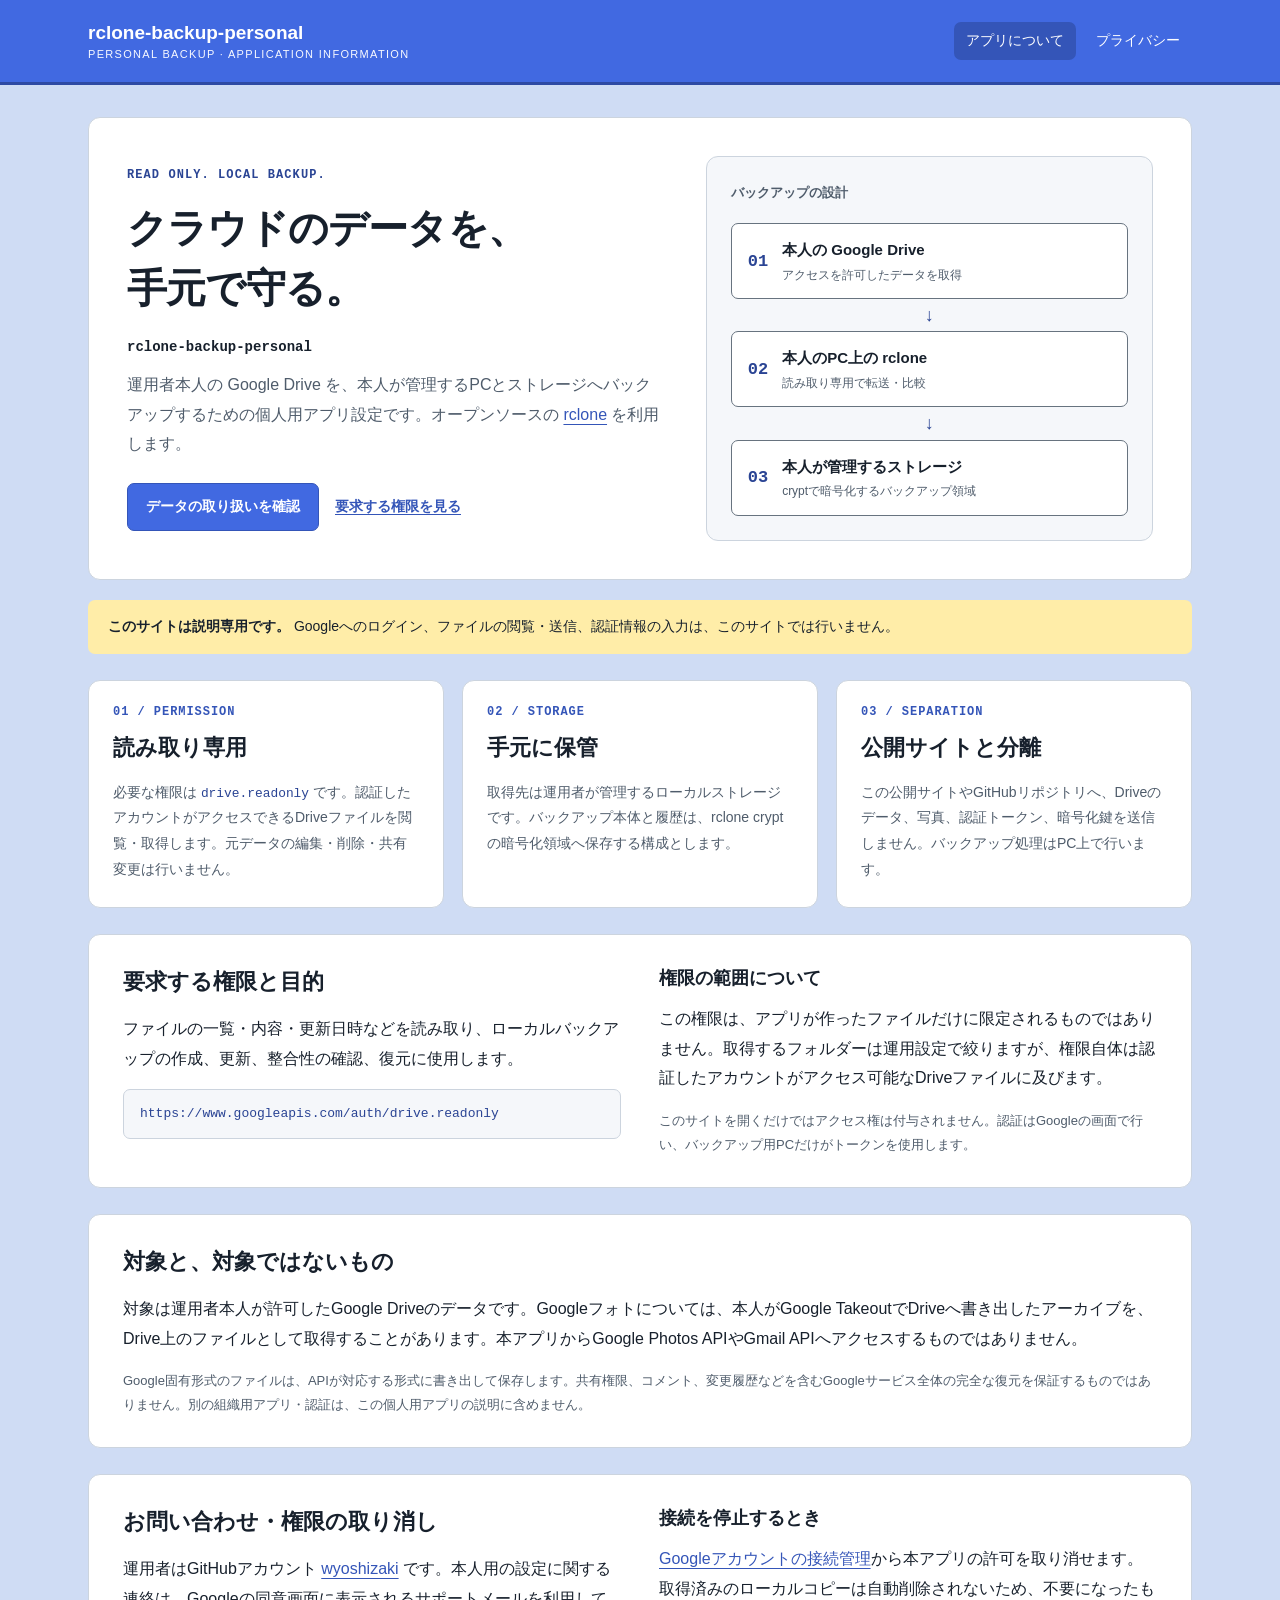
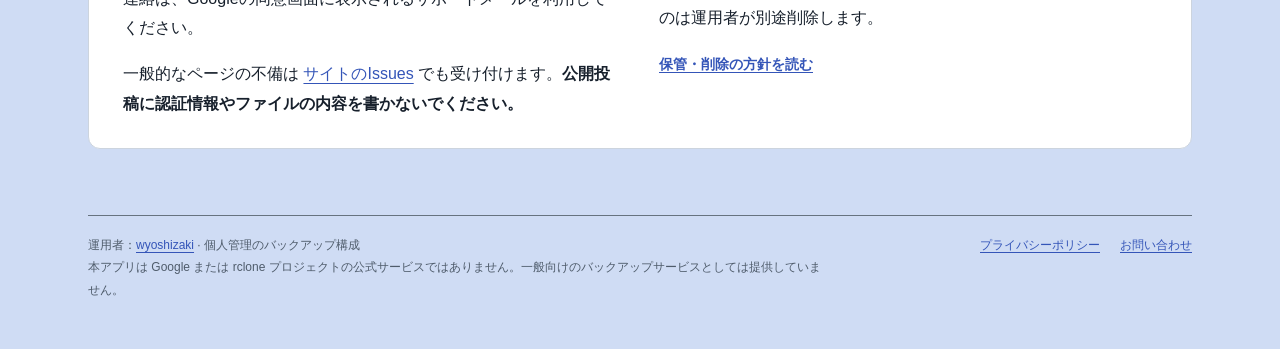
<file: index.html>
<!doctype html>
<html lang="ja">
<head>
<meta charset="utf-8">
<meta name="viewport" content="width=device-width,initial-scale=1">
<meta http-equiv="Content-Security-Policy" content="default-src 'self'; script-src 'none'; style-src 'self'; img-src 'self' data:; font-src 'self'; connect-src 'none'; object-src 'none'; base-uri 'none'; form-action 'none'; frame-src 'none'">
<meta name="referrer" content="no-referrer">
<meta name="description" content="rcloneを利用した個人用Google Driveバックアップの目的、読み取り専用の権限、データの取り扱いを説明します。">
<title>rclone-backup-personal | 個人用バックアップ</title>
<link rel="icon" href="data:,">
<link rel="stylesheet" href="assets/tokens.css">
<link rel="stylesheet" href="assets/site.css">
</head>
<body>
<a class="skip" href="#main">本文へ移動</a>
<header class="header"><div class="header-inner">
<a class="brand" href="index.html">rclone-backup-personal<small>PERSONAL BACKUP · APPLICATION INFORMATION</small></a>
<nav aria-label="メインナビゲーション"><a href="index.html" aria-current="page">アプリについて</a><a href="privacy.html" >プライバシー</a></nav>
</div></header>
<main id="main" class="shell">
<section class="hero panel" aria-labelledby="hero-title">
<div>
<p class="kicker">READ ONLY. LOCAL BACKUP.</p>
<h1 id="hero-title">クラウドのデータを、<br>手元で守る。</h1>
<p class="app-name">rclone-backup-personal</p>
<p class="lead">運用者本人の Google Drive を、本人が管理するPCとストレージへバックアップするための個人用アプリ設定です。オープンソースの <a href="https://rclone.org/">rclone</a> を利用します。</p>
<div class="actions"><a class="button" href="privacy.html">データの取り扱いを確認</a><a class="link" href="#permissions">要求する権限を見る</a></div>
</div>
<figure class="flow">
<figcaption>バックアップの設計</figcaption>
<div class="flow-step"><span class="step-no" aria-hidden="true">01</span><div><b>本人の Google Drive</b><small>アクセスを許可したデータを取得</small></div></div>
<div class="arrow" aria-hidden="true">↓</div>
<div class="flow-step"><span class="step-no" aria-hidden="true">02</span><div><b>本人のPC上の rclone</b><small>読み取り専用で転送・比較</small></div></div>
<div class="arrow" aria-hidden="true">↓</div>
<div class="flow-step"><span class="step-no" aria-hidden="true">03</span><div><b>本人が管理するストレージ</b><small>cryptで暗号化するバックアップ領域</small></div></div>
</figure>
</section>
<p class="notice"><strong>このサイトは説明専用です。</strong> Googleへのログイン、ファイルの閲覧・送信、認証情報の入力は、このサイトでは行いません。</p>
<div class="cards">
<section class="card panel"><span class="no">01 / PERMISSION</span><h2>読み取り専用</h2><p>必要な権限は <code>drive.readonly</code> です。認証したアカウントがアクセスできるDriveファイルを閲覧・取得します。元データの編集・削除・共有変更は行いません。</p></section>
<section class="card panel"><span class="no">02 / STORAGE</span><h2>手元に保管</h2><p>取得先は運用者が管理するローカルストレージです。バックアップ本体と履歴は、rclone cryptの暗号化領域へ保存する構成とします。</p></section>
<section class="card panel"><span class="no">03 / SEPARATION</span><h2>公開サイトと分離</h2><p>この公開サイトやGitHubリポジトリへ、Driveのデータ、写真、認証トークン、暗号化鍵を送信しません。バックアップ処理はPC上で行います。</p></section>
</div>
<section id="permissions" class="details panel" aria-labelledby="permission-title"><div class="details-grid">
<div><h2 id="permission-title">要求する権限と目的</h2><p>ファイルの一覧・内容・更新日時などを読み取り、ローカルバックアップの作成、更新、整合性の確認、復元に使用します。</p><code class="code-block">https://www.googleapis.com/auth/drive.readonly</code></div>
<div><h3>権限の範囲について</h3><p>この権限は、アプリが作ったファイルだけに限定されるものではありません。取得するフォルダーは運用設定で絞りますが、権限自体は認証したアカウントがアクセス可能なDriveファイルに及びます。</p><p class="small">このサイトを開くだけではアクセス権は付与されません。認証はGoogleの画面で行い、バックアップ用PCだけがトークンを使用します。</p></div>
</div></section>
<section class="details panel" aria-labelledby="scope-title"><h2 id="scope-title">対象と、対象ではないもの</h2><p>対象は運用者本人が許可したGoogle Driveのデータです。Googleフォトについては、本人がGoogle TakeoutでDriveへ書き出したアーカイブを、Drive上のファイルとして取得することがあります。本アプリからGoogle Photos APIやGmail APIへアクセスするものではありません。</p><p class="small">Google固有形式のファイルは、APIが対応する形式に書き出して保存します。共有権限、コメント、変更履歴などを含むGoogleサービス全体の完全な復元を保証するものではありません。別の組織用アプリ・認証は、この個人用アプリの説明に含めません。</p></section>
<section id="contact" class="details panel" aria-labelledby="contact-title"><div class="details-grid"><div><h2 id="contact-title">お問い合わせ・権限の取り消し</h2><p>運用者はGitHubアカウント <a href="https://github.com/wyoshizaki">wyoshizaki</a> です。本人用の設定に関する連絡は、Googleの同意画面に表示されるサポートメールを利用してください。</p><p>一般的なページの不備は <a href="https://github.com/wyoshizaki/rclone-backup-personal/issues">サイトのIssues</a> でも受け付けます。<strong>公開投稿に認証情報やファイルの内容を書かないでください。</strong></p></div><div><h3>接続を停止するとき</h3><p><a href="https://myaccount.google.com/connections">Googleアカウントの接続管理</a>から本アプリの許可を取り消せます。取得済みのローカルコピーは自動削除されないため、不要になったものは運用者が別途削除します。</p><a class="link" href="privacy.html#retention">保管・削除の方針を読む</a></div></div></section>
</main>
<footer class="footer"><div class="footer-inner"><p>運用者：<a href="https://github.com/wyoshizaki">wyoshizaki</a> · 個人管理のバックアップ構成<br>本アプリは Google または rclone プロジェクトの公式サービスではありません。一般向けのバックアップサービスとしては提供していません。</p><nav aria-label="フッターナビゲーション"><a href="privacy.html">プライバシーポリシー</a><a href="index.html#contact">お問い合わせ</a></nav></div></footer>
</body></html>
</file>
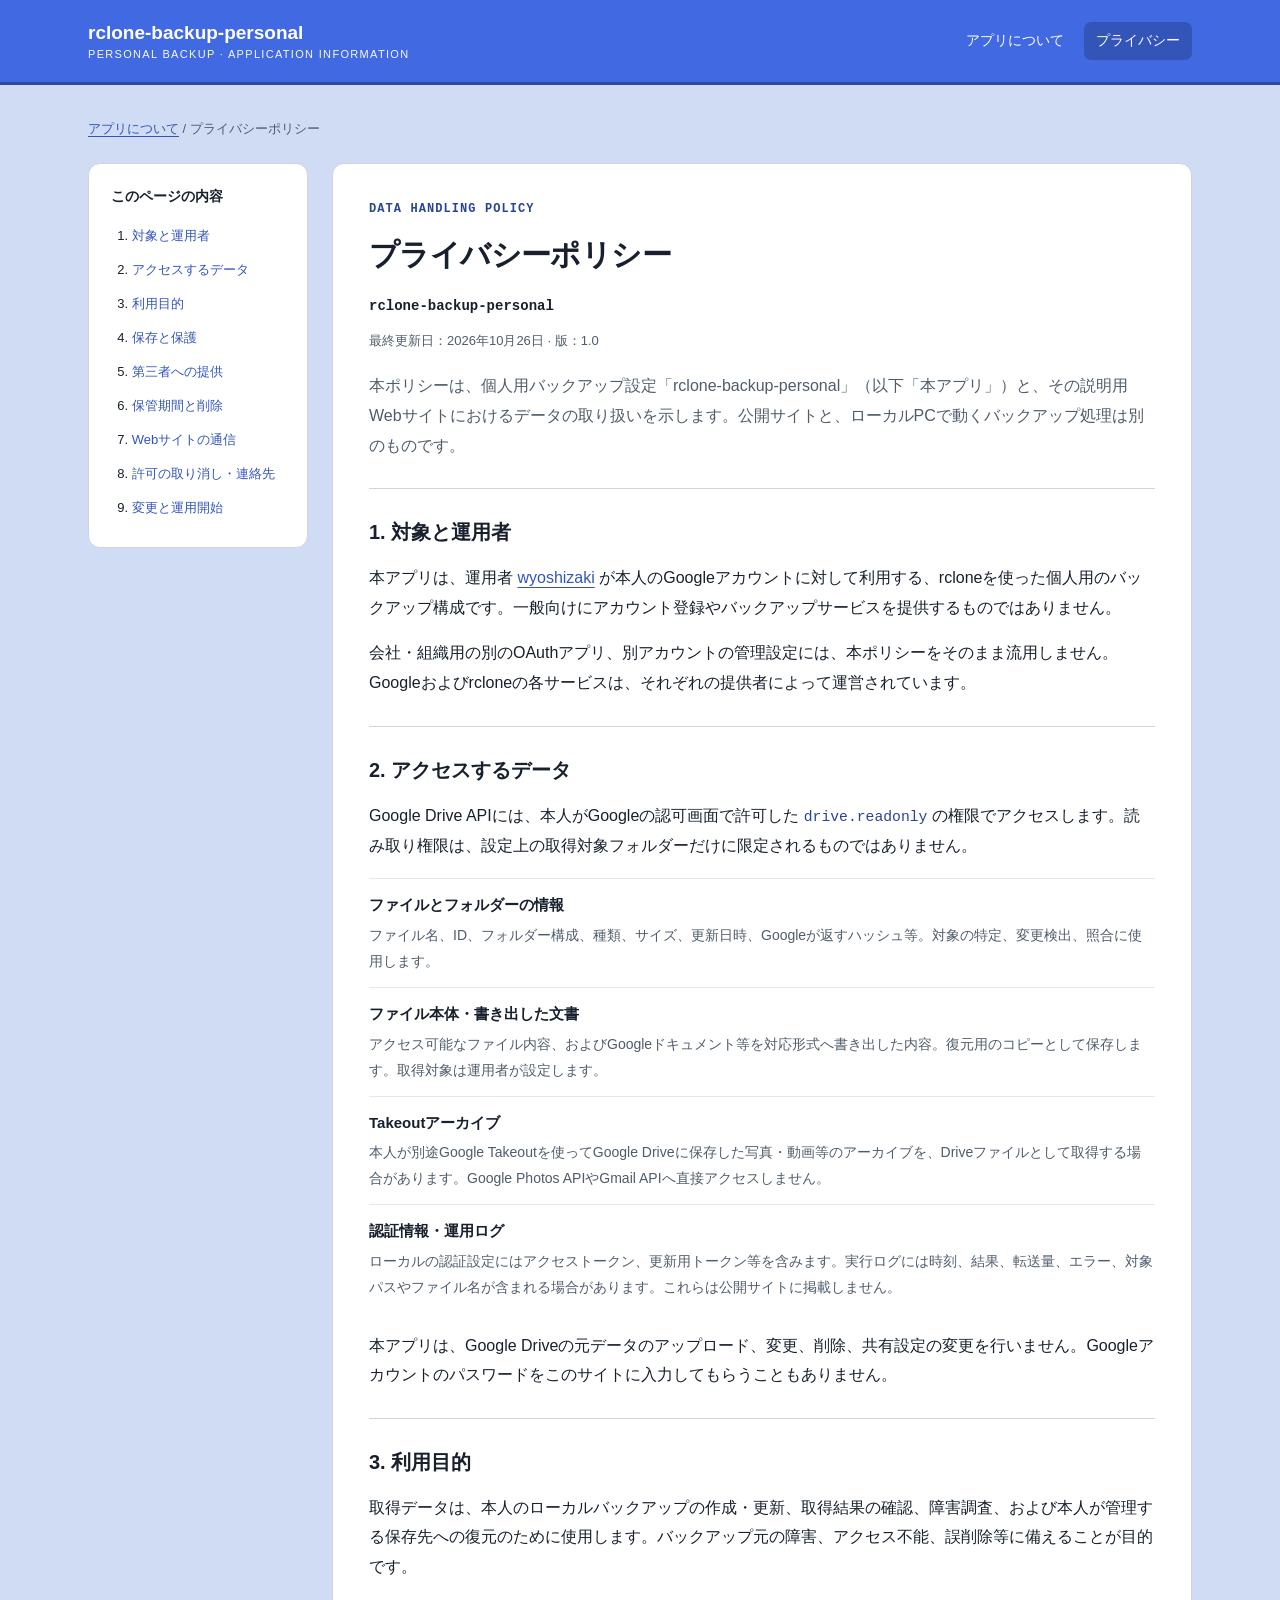
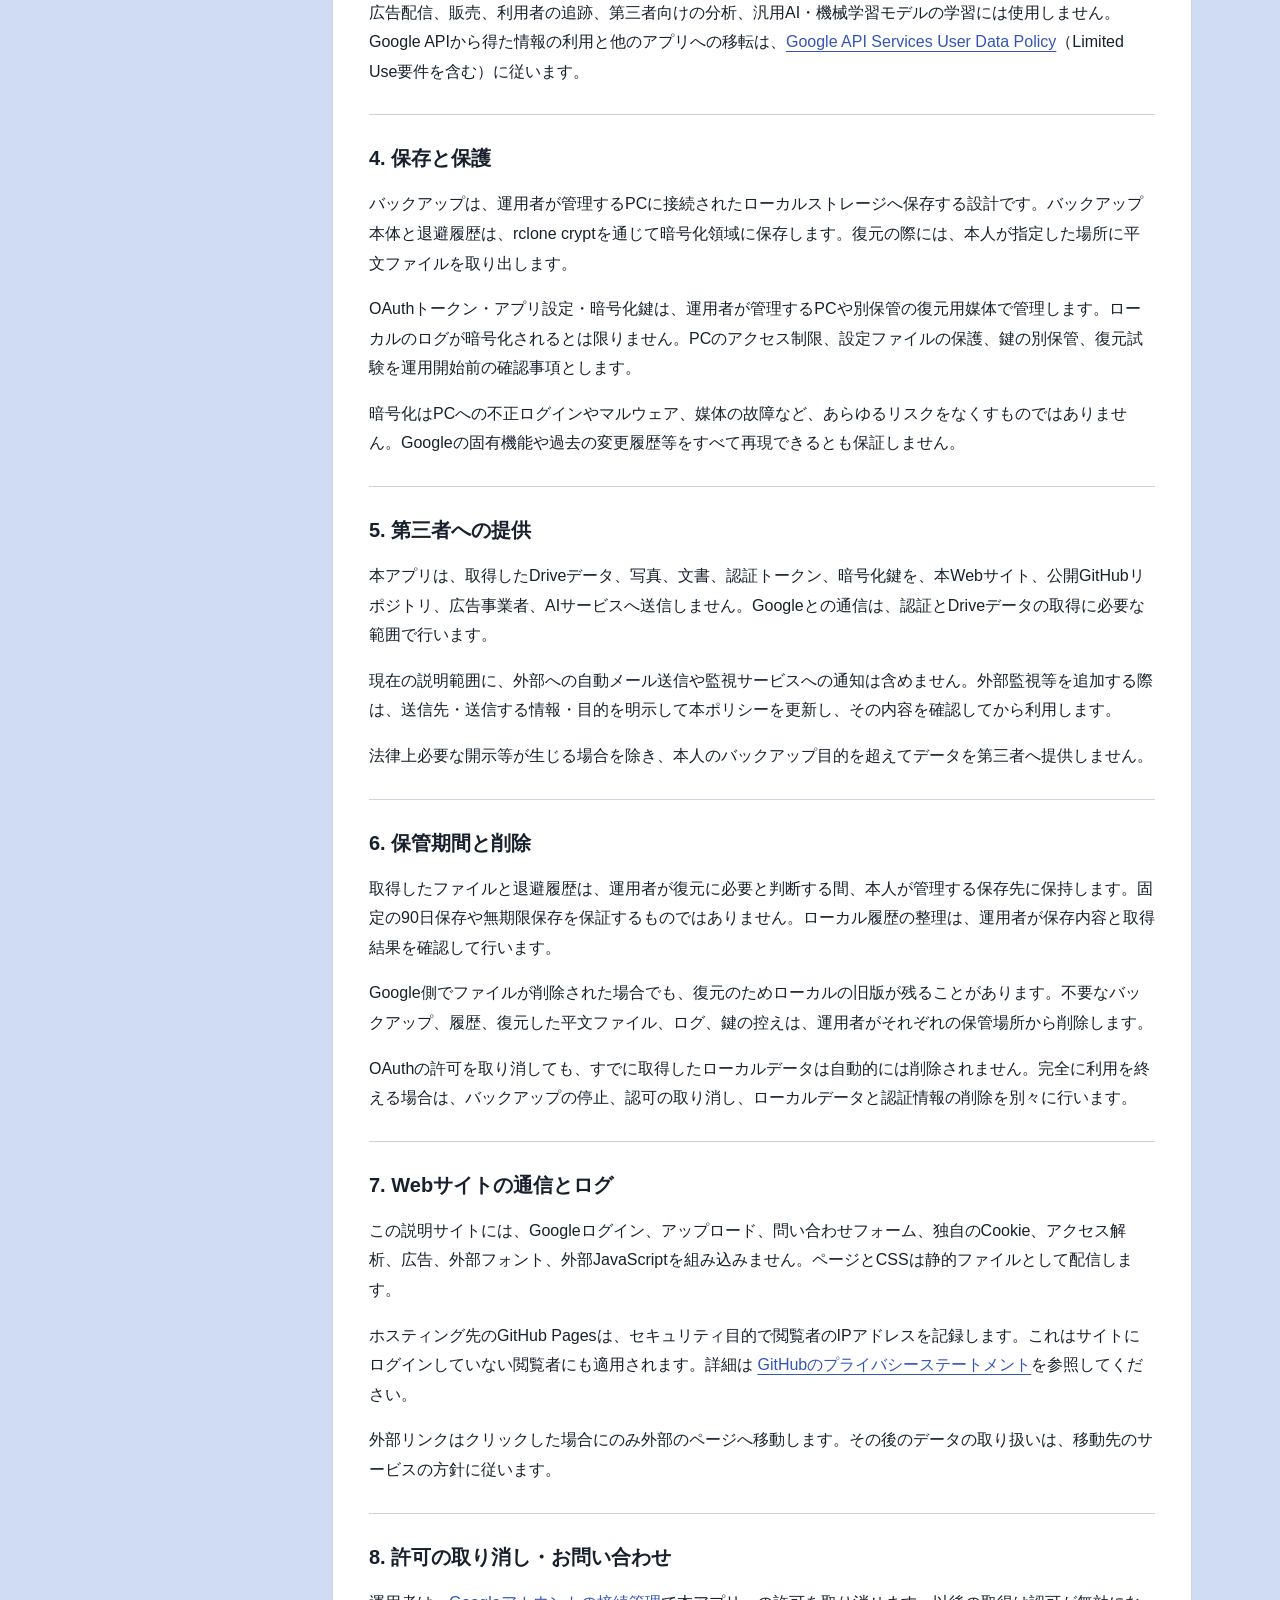
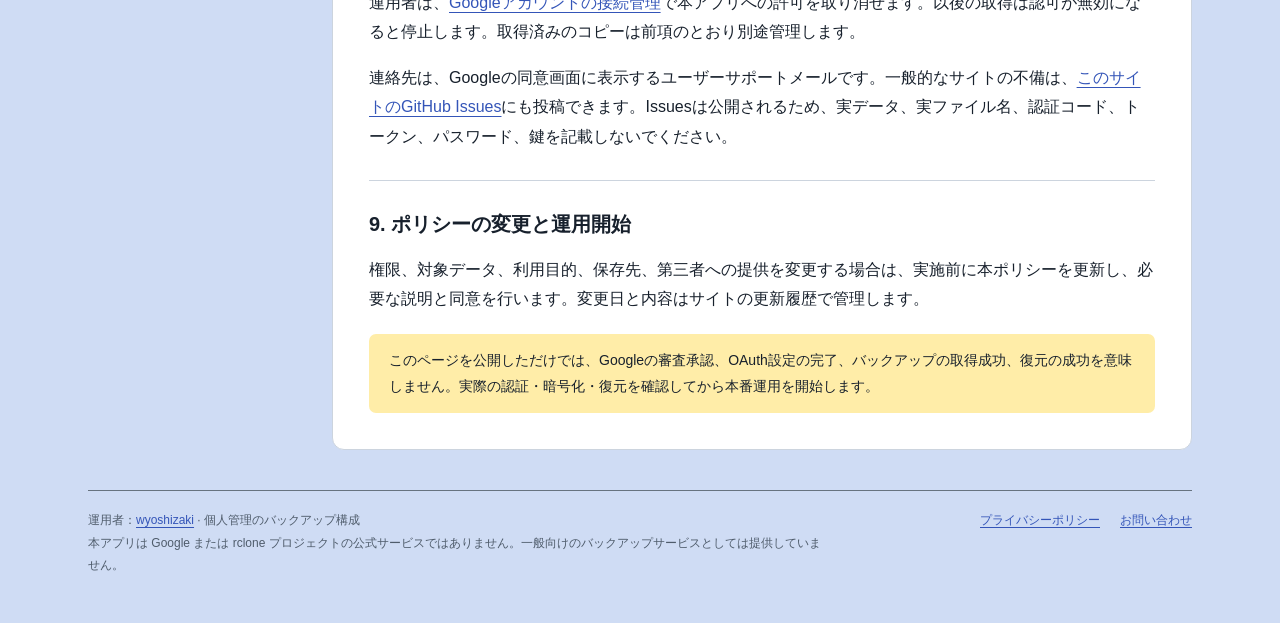
<file: privacy.html>
<!doctype html>
<html lang="ja">
<head>
<meta charset="utf-8">
<meta name="viewport" content="width=device-width,initial-scale=1">
<meta http-equiv="Content-Security-Policy" content="default-src 'self'; script-src 'none'; style-src 'self'; img-src 'self' data:; font-src 'self'; connect-src 'none'; object-src 'none'; base-uri 'none'; form-action 'none'; frame-src 'none'">
<meta name="referrer" content="no-referrer">
<meta name="description" content="rclone-backup-personalがアクセスするデータ、利用目的、保存、第三者提供、削除、Google権限の取り消しについて説明します。">
<title>プライバシーポリシー | rclone-backup-personal</title>
<link rel="icon" href="data:,">
<link rel="stylesheet" href="assets/tokens.css">
<link rel="stylesheet" href="assets/site.css">
</head>
<body>
<a class="skip" href="#main">本文へ移動</a>
<header class="header"><div class="header-inner">
<a class="brand" href="index.html">rclone-backup-personal<small>PERSONAL BACKUP · APPLICATION INFORMATION</small></a>
<nav aria-label="メインナビゲーション"><a href="index.html" >アプリについて</a><a href="privacy.html" aria-current="page">プライバシー</a></nav>
</div></header>
<main id="main" class="shell">
<p class="crumb"><a href="index.html">アプリについて</a> / プライバシーポリシー</p>
<div class="policy-layout">
<aside class="toc panel" aria-label="目次"><h2>このページの内容</h2><ol><li><a href="#about">対象と運用者</a></li><li><a href="#access">アクセスするデータ</a></li><li><a href="#purpose">利用目的</a></li><li><a href="#storage">保存と保護</a></li><li><a href="#sharing">第三者への提供</a></li><li><a href="#retention">保管期間と削除</a></li><li><a href="#website">Webサイトの通信</a></li><li><a href="#rights">許可の取り消し・連絡先</a></li><li><a href="#changes">変更と運用開始</a></li></ol></aside>
<article class="document panel">
<p class="kicker">DATA HANDLING POLICY</p>
<h1>プライバシーポリシー</h1>
<p class="app-name">rclone-backup-personal</p>
<p class="small">最終更新日：2026年10月26日 · 版：1.0</p>
<p class="intro">本ポリシーは、個人用バックアップ設定「rclone-backup-personal」（以下「本アプリ」）と、その説明用Webサイトにおけるデータの取り扱いを示します。公開サイトと、ローカルPCで動くバックアップ処理は別のものです。</p>
<section id="about"><h2>1. 対象と運用者</h2><p>本アプリは、運用者 <a href="https://github.com/wyoshizaki">wyoshizaki</a> が本人のGoogleアカウントに対して利用する、rcloneを使った個人用のバックアップ構成です。一般向けにアカウント登録やバックアップサービスを提供するものではありません。</p><p>会社・組織用の別のOAuthアプリ、別アカウントの管理設定には、本ポリシーをそのまま流用しません。Googleおよびrcloneの各サービスは、それぞれの提供者によって運営されています。</p></section>
<section id="access"><h2>2. アクセスするデータ</h2><p>Google Drive APIには、本人がGoogleの認可画面で許可した <code>drive.readonly</code> の権限でアクセスします。読み取り権限は、設定上の取得対象フォルダーだけに限定されるものではありません。</p>
<dl class="data-list">
<div><dt>ファイルとフォルダーの情報</dt><dd>ファイル名、ID、フォルダー構成、種類、サイズ、更新日時、Googleが返すハッシュ等。対象の特定、変更検出、照合に使用します。</dd></div>
<div><dt>ファイル本体・書き出した文書</dt><dd>アクセス可能なファイル内容、およびGoogleドキュメント等を対応形式へ書き出した内容。復元用のコピーとして保存します。取得対象は運用者が設定します。</dd></div>
<div><dt>Takeoutアーカイブ</dt><dd>本人が別途Google Takeoutを使ってGoogle Driveに保存した写真・動画等のアーカイブを、Driveファイルとして取得する場合があります。Google Photos APIやGmail APIへ直接アクセスしません。</dd></div>
<div><dt>認証情報・運用ログ</dt><dd>ローカルの認証設定にはアクセストークン、更新用トークン等を含みます。実行ログには時刻、結果、転送量、エラー、対象パスやファイル名が含まれる場合があります。これらは公開サイトに掲載しません。</dd></div>
</dl><p>本アプリは、Google Driveの元データのアップロード、変更、削除、共有設定の変更を行いません。Googleアカウントのパスワードをこのサイトに入力してもらうこともありません。</p></section>
<section id="purpose"><h2>3. 利用目的</h2><p>取得データは、本人のローカルバックアップの作成・更新、取得結果の確認、障害調査、および本人が管理する保存先への復元のために使用します。バックアップ元の障害、アクセス不能、誤削除等に備えることが目的です。</p><p>広告配信、販売、利用者の追跡、第三者向けの分析、汎用AI・機械学習モデルの学習には使用しません。Google APIから得た情報の利用と他のアプリへの移転は、<a href="https://developers.google.com/terms/api-services-user-data-policy">Google API Services User Data Policy</a>（Limited Use要件を含む）に従います。</p></section>
<section id="storage"><h2>4. 保存と保護</h2><p>バックアップは、運用者が管理するPCに接続されたローカルストレージへ保存する設計です。バックアップ本体と退避履歴は、rclone cryptを通じて暗号化領域に保存します。復元の際には、本人が指定した場所に平文ファイルを取り出します。</p><p>OAuthトークン・アプリ設定・暗号化鍵は、運用者が管理するPCや別保管の復元用媒体で管理します。ローカルのログが暗号化されるとは限りません。PCのアクセス制限、設定ファイルの保護、鍵の別保管、復元試験を運用開始前の確認事項とします。</p><p>暗号化はPCへの不正ログインやマルウェア、媒体の故障など、あらゆるリスクをなくすものではありません。Googleの固有機能や過去の変更履歴等をすべて再現できるとも保証しません。</p></section>
<section id="sharing"><h2>5. 第三者への提供</h2><p>本アプリは、取得したDriveデータ、写真、文書、認証トークン、暗号化鍵を、本Webサイト、公開GitHubリポジトリ、広告事業者、AIサービスへ送信しません。Googleとの通信は、認証とDriveデータの取得に必要な範囲で行います。</p><p>現在の説明範囲に、外部への自動メール送信や監視サービスへの通知は含めません。外部監視等を追加する際は、送信先・送信する情報・目的を明示して本ポリシーを更新し、その内容を確認してから利用します。</p><p>法律上必要な開示等が生じる場合を除き、本人のバックアップ目的を超えてデータを第三者へ提供しません。</p></section>
<section id="retention"><h2>6. 保管期間と削除</h2><p>取得したファイルと退避履歴は、運用者が復元に必要と判断する間、本人が管理する保存先に保持します。固定の90日保存や無期限保存を保証するものではありません。ローカル履歴の整理は、運用者が保存内容と取得結果を確認して行います。</p><p>Google側でファイルが削除された場合でも、復元のためローカルの旧版が残ることがあります。不要なバックアップ、履歴、復元した平文ファイル、ログ、鍵の控えは、運用者がそれぞれの保管場所から削除します。</p><p>OAuthの許可を取り消しても、すでに取得したローカルデータは自動的には削除されません。完全に利用を終える場合は、バックアップの停止、認可の取り消し、ローカルデータと認証情報の削除を別々に行います。</p></section>
<section id="website"><h2>7. Webサイトの通信とログ</h2><p>この説明サイトには、Googleログイン、アップロード、問い合わせフォーム、独自のCookie、アクセス解析、広告、外部フォント、外部JavaScriptを組み込みません。ページとCSSは静的ファイルとして配信します。</p><p>ホスティング先のGitHub Pagesは、セキュリティ目的で閲覧者のIPアドレスを記録します。これはサイトにログインしていない閲覧者にも適用されます。詳細は <a href="https://docs.github.com/en/site-policy/privacy-policies/github-general-privacy-statement">GitHubのプライバシーステートメント</a>を参照してください。</p><p>外部リンクはクリックした場合にのみ外部のページへ移動します。その後のデータの取り扱いは、移動先のサービスの方針に従います。</p></section>
<section id="rights"><h2>8. 許可の取り消し・お問い合わせ</h2><p>運用者は、<a href="https://myaccount.google.com/connections">Googleアカウントの接続管理</a>で本アプリへの許可を取り消せます。以後の取得は認可が無効になると停止します。取得済みのコピーは前項のとおり別途管理します。</p><p>連絡先は、Googleの同意画面に表示するユーザーサポートメールです。一般的なサイトの不備は、<a href="https://github.com/wyoshizaki/rclone-backup-personal/issues">このサイトのGitHub Issues</a>にも投稿できます。Issuesは公開されるため、実データ、実ファイル名、認証コード、トークン、パスワード、鍵を記載しないでください。</p></section>
<section id="changes"><h2>9. ポリシーの変更と運用開始</h2><p>権限、対象データ、利用目的、保存先、第三者への提供を変更する場合は、実施前に本ポリシーを更新し、必要な説明と同意を行います。変更日と内容はサイトの更新履歴で管理します。</p><p class="notice">このページを公開しただけでは、Googleの審査承認、OAuth設定の完了、バックアップの取得成功、復元の成功を意味しません。実際の認証・暗号化・復元を確認してから本番運用を開始します。</p></section>
</article></div></main>
<footer class="footer"><div class="footer-inner"><p>運用者：<a href="https://github.com/wyoshizaki">wyoshizaki</a> · 個人管理のバックアップ構成<br>本アプリは Google または rclone プロジェクトの公式サービスではありません。一般向けのバックアップサービスとしては提供していません。</p><nav aria-label="フッターナビゲーション"><a href="privacy.html">プライバシーポリシー</a><a href="index.html#contact">お問い合わせ</a></nav></div></footer>
</body></html>
</file>
<file: assets/tokens.css>
/* Palette and principles adapted from wyoshizaki/vsido-design.
   Reference commit: 9719317dcbb70ca43b8acc1b1173556a730cdb21.
   This is an independently written subset, not the original stylesheet.
   Keep all color literals in this file. No bundled or remote fonts. */
:root {
  --bg: #cfdcf4;
  --panel: #ffffff;
  --fg: #17202c;
  --mut: #4f5c6b;
  --header-bg: #4169e1;
  --header-fg: #ffffff;
  --header-label: #f7f9ff;
  --header-rule: #2e4aa3;
  --header-hover: #3455b8;
  --accent: #4169e1;
  --accent-dark: #3455b8;
  --btn-fg: #ffffff;
  --btn-hover: #3a5ecb;
  --code: #2a4494;
  --sunken: #f5f7fa;
  --line: #ccd4de;
  --line-soft: #e4e9ef;
  --graphic-line: #67737f;
  --row-accent: #ffeda8;
  --warn: #7d6600;
  --danger: #d71345;
  --focus: #17202c;
  --transparent: transparent;
  --radius: 12px;
  --radius-sm: 7px;
  --font: 'Segoe UI', Meiryo, 'Noto Sans CJK JP', sans-serif;
  --font-mono: Consolas, 'SFMono-Regular', monospace;
}
</file>
<file: assets/site.css>
* { box-sizing: border-box; }
html { font-size: 16px; scroll-padding-top: 1rem; }
body { margin: 0; background: var(--bg); color: var(--fg); font-family: var(--font); line-height: 1.85; overflow-wrap: anywhere; }
a { color: var(--accent-dark); text-underline-offset: .22em; }
a:hover { text-decoration-thickness: .13em; }
:focus-visible { outline: 3px solid var(--focus); outline-offset: 4px; }
.skip { position: absolute; left: 1rem; top: -6rem; z-index: 10; background: var(--panel); padding: .6rem 1rem; border-radius: var(--radius-sm); }
.skip:focus { top: 1rem; }
.header { background: var(--header-bg); color: var(--header-fg); border-bottom: 3px solid var(--header-rule); }
.header-inner { max-width: 1160px; margin: auto; padding: 20px 28px; display: flex; align-items: center; gap: 28px; justify-content: space-between; }
.brand { color: var(--header-fg); text-decoration: none; font-size: 19px; font-weight: 700; line-height: 1.4; }
.brand small { display: block; font-size: 11px; letter-spacing: .12em; font-weight: 400; color: var(--header-label); }
.header nav { display: flex; flex-wrap: wrap; gap: 8px; }
.header nav a { color: var(--header-fg); text-decoration: none; font-size: 14px; padding: 6px 12px; border-radius: var(--radius-sm); }
.header nav a[aria-current='page'], .header nav a:hover { background: var(--header-hover); }
.header :focus-visible { outline-color: var(--header-fg); }
.shell { width: min(1160px, 100%); margin: 0 auto; padding: 32px 28px 40px; }
.panel { background: var(--panel); border: 1px solid var(--line); border-radius: var(--radius); }
.hero { display: grid; grid-template-columns: 1.2fr 1fr; gap: 42px; padding: 38px; align-items: center; }
.kicker { margin: 0 0 14px; color: var(--code); font: 600 12px/1.5 var(--font-mono); letter-spacing: .09em; }
h1, h2, h3 { line-height: 1.5; }
h1 { margin: 0 0 18px; font-size: clamp(28px, 3.2vw, 40px); letter-spacing: -.02em; }
h2 { margin: 0 0 16px; font-size: 22px; }
h3 { margin: 0 0 12px; font-size: 18px; }
p { margin: 0 0 16px; }
p:last-child { margin-bottom: 0; }
.lead { color: var(--mut); font-size: 16px; }
.app-name { color: var(--fg); font: 600 14px/1.6 var(--font-mono); margin-bottom: 12px; }
.actions { display: flex; align-items: center; flex-wrap: wrap; gap: 16px; margin-top: 24px; }
.button { background: var(--accent); color: var(--btn-fg); border: 1px solid var(--accent-dark); border-radius: var(--radius-sm); text-decoration: none; display: inline-block; padding: 10px 18px; font-weight: 600; font-size: 14px; }
.button:hover { background: var(--btn-hover); }
.link { font-size: 14px; font-weight: 600; }
.flow { margin: 0; border-radius: var(--radius); padding: 24px; background: var(--sunken); border: 1px solid var(--line); }
.flow figcaption { margin-bottom: 18px; font-size: 13px; color: var(--mut); font-weight: 600; }
.flow-step { background: var(--panel); border: 1px solid var(--graphic-line); border-radius: var(--radius-sm); padding: 12px 16px; display: flex; gap: 14px; align-items: center; }
.flow-step b { display: block; font-size: 15px; }
.flow-step small { display: block; color: var(--mut); font-size: 12px; }
.step-no { color: var(--code); font: 700 17px var(--font-mono); }
.arrow { color: var(--code); text-align: center; font-size: 18px; line-height: 1.8; }
.notice { background: var(--row-accent); border-radius: var(--radius-sm); padding: 14px 20px; margin: 20px 0 26px; font-size: 14px; }
.notice strong { color: var(--fg); }
.cards { display: grid; grid-template-columns: repeat(3, minmax(0,1fr)); gap: 18px; margin-bottom: 26px; }
.card { padding: 24px; }
.card .no { color: var(--accent-dark); font: 600 12px var(--font-mono); letter-spacing: .08em; display: block; margin-bottom: 12px; }
.card p { font-size: 14px; color: var(--mut); }
.details { padding: 30px 34px; margin-bottom: 26px; }
.details-grid { display: grid; grid-template-columns: minmax(0,1fr) minmax(0,1fr); gap: 38px; }
.code-block { display: block; background: var(--sunken); color: var(--code); border: 1px solid var(--line); padding: 12px 16px; border-radius: var(--radius-sm); font: 13px/1.8 var(--font-mono); word-break: break-word; }
code { color: var(--code); font-family: var(--font-mono); font-size: .92em; }
.small { color: var(--mut); font-size: 13px; }
.rule { border: 0; border-top: 1px solid var(--line); margin: 24px 0; }
.footer { max-width: 1160px; padding: 0 28px 32px; margin: 0 auto; color: var(--mut); font-size: 12px; }
.footer-inner { border-top: 1px solid var(--graphic-line); padding-top: 18px; display: flex; gap: 20px; align-items: flex-start; justify-content: space-between; }
.footer p { max-width: 740px; }
.footer nav { display: flex; gap: 20px; flex-shrink: 0; }
.crumb { font-size: 13px; margin: 0 0 22px; color: var(--mut); }
.policy-layout { display: grid; grid-template-columns: 220px minmax(0,1fr); gap: 24px; align-items: start; }
.toc { padding: 22px; position: sticky; top: 20px; }
.toc h2 { font-size: 14px; margin-bottom: 12px; }
.toc ol { margin: 0; padding-left: 1.3em; }
.toc li { padding: 5px 0; font-size: 13px; }
.toc a { text-decoration: none; }
.document { padding: 36px; }
.document h1 { font-size: 30px; }
.document .intro { color: var(--mut); margin-top: 18px; }
.document section { border-top: 1px solid var(--line); margin-top: 28px; padding-top: 28px; }
.document section h2 { font-size: 20px; }
.document ul { padding-left: 1.3em; margin: 12px 0 18px; }
.document li { margin-bottom: 8px; }
.data-list { margin: 18px 0; }
.data-list div { padding: 12px 0; border-top: 1px solid var(--line-soft); }
.data-list dt { font-size: 15px; font-weight: 700; }
.data-list dd { color: var(--mut); font-size: 14px; margin: 4px 0 0; }
.document .notice { margin-bottom: 0; }
@media (max-width: 850px) {
  .hero { grid-template-columns: 1fr; gap: 28px; padding: 28px; }
  .cards { grid-template-columns: 1fr; }
  .policy-layout { grid-template-columns: 1fr; }
  .toc { position: static; }
  .toc ol { columns: 2; column-gap: 30px; }
  .details-grid { grid-template-columns: 1fr; gap: 24px; }
  .header-inner { gap: 16px; align-items: flex-start; }
  .header nav { justify-content: flex-end; }
}
@media (max-width: 560px) {
  .header-inner { padding: 16px 18px; flex-direction: column; gap: 12px; }
  .header nav { justify-content: flex-start; gap: 0; }
  .header nav a { padding: 5px 10px; }
  .header nav a:first-child { margin-left: -10px; }
  .brand { font-size: 18px; }
  .shell { padding: 22px 16px 28px; }
  .hero, .details, .document { padding: 24px 20px; }
  .flow { padding: 18px; }
  .flow-step { padding: 11px; }
  .notice { padding: 14px 16px; }
  .document h1 { font-size: 27px; }
  .toc ol { columns: 1; }
  .footer { padding: 0 18px 26px; }
  .footer-inner { flex-direction: column; gap: 8px; }
}
@media print {
  body { background: var(--panel); }
  .shell { width: 100%; padding: 20px 0; }
  .header { background: var(--panel); color: var(--fg); border-bottom: 1px solid var(--graphic-line); }
  .brand, .brand small, .header nav a { color: var(--fg); }
  .header nav a[aria-current='page'] { background: var(--panel); }
  .toc, .skip { display: none; }
  .policy-layout { display: block; }
  .document { border: 0; padding: 0; }
  .panel, section { break-inside: avoid; }
}
</file>
